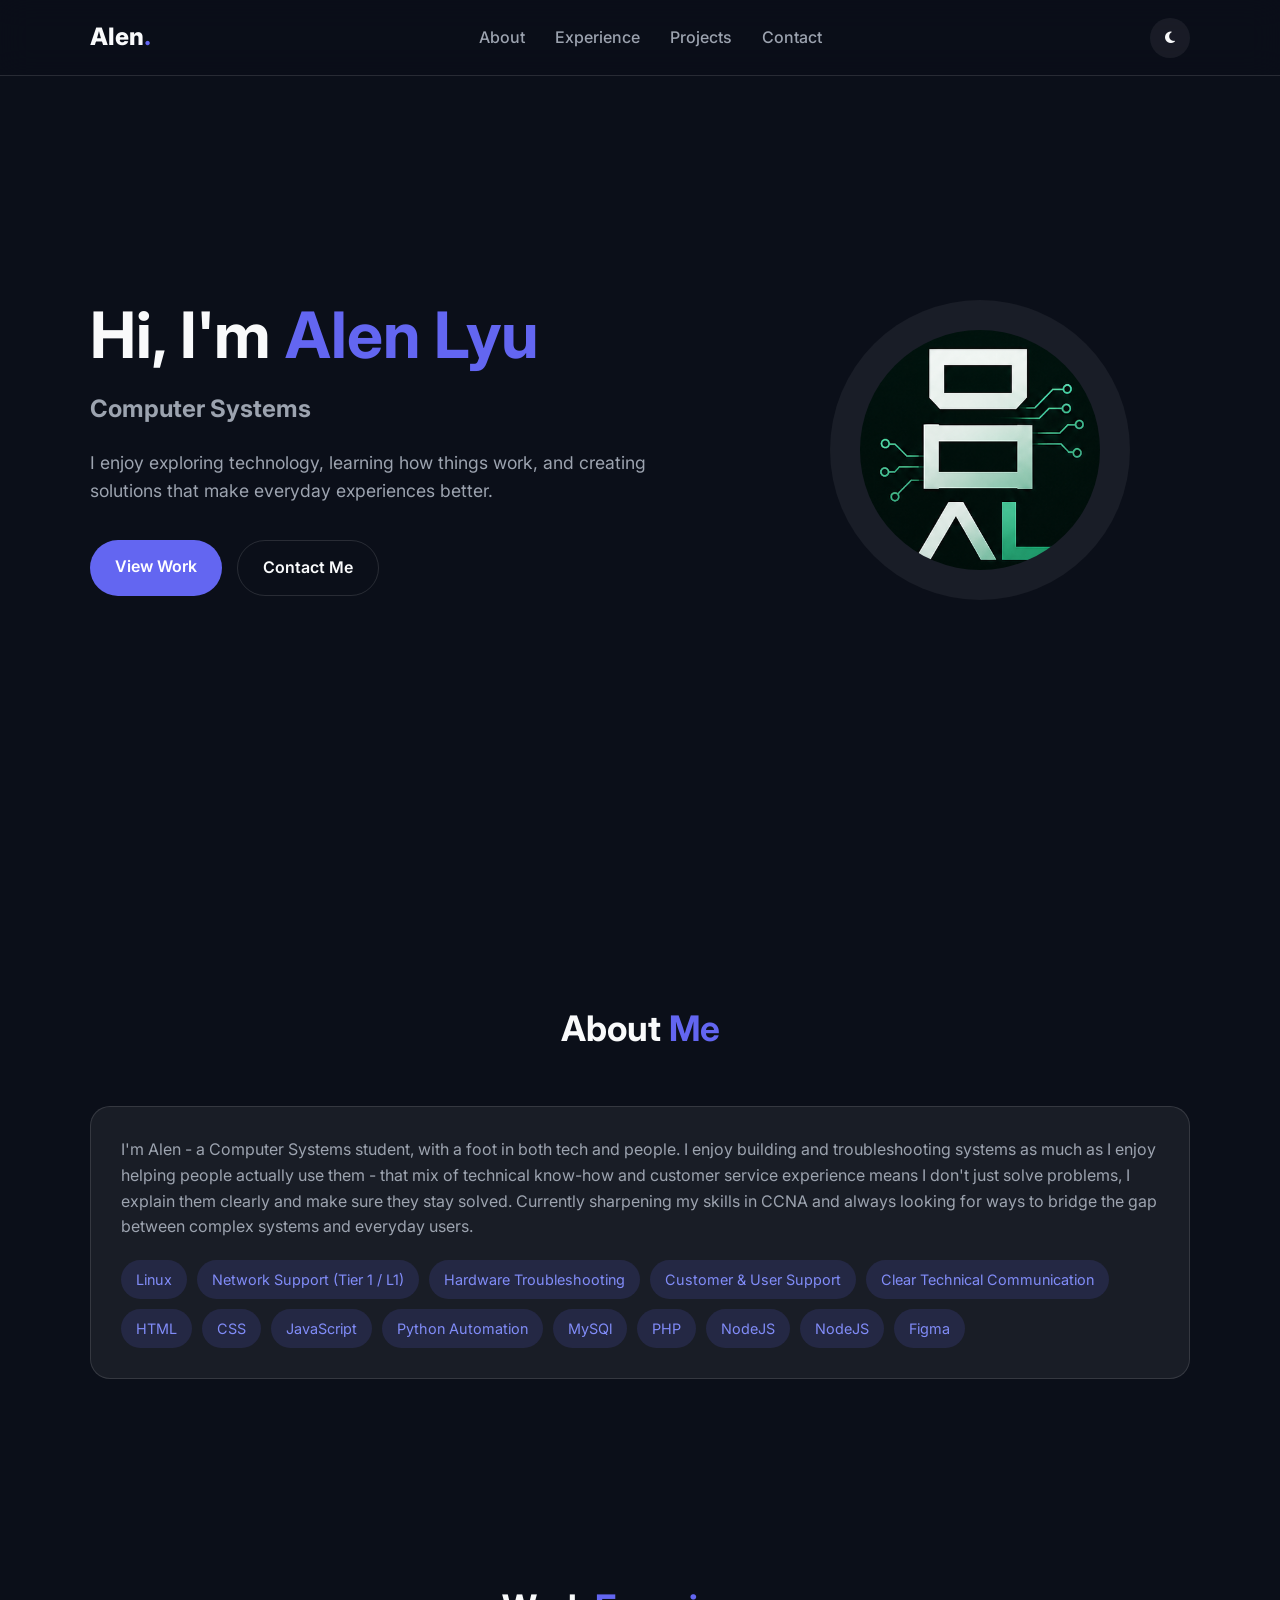
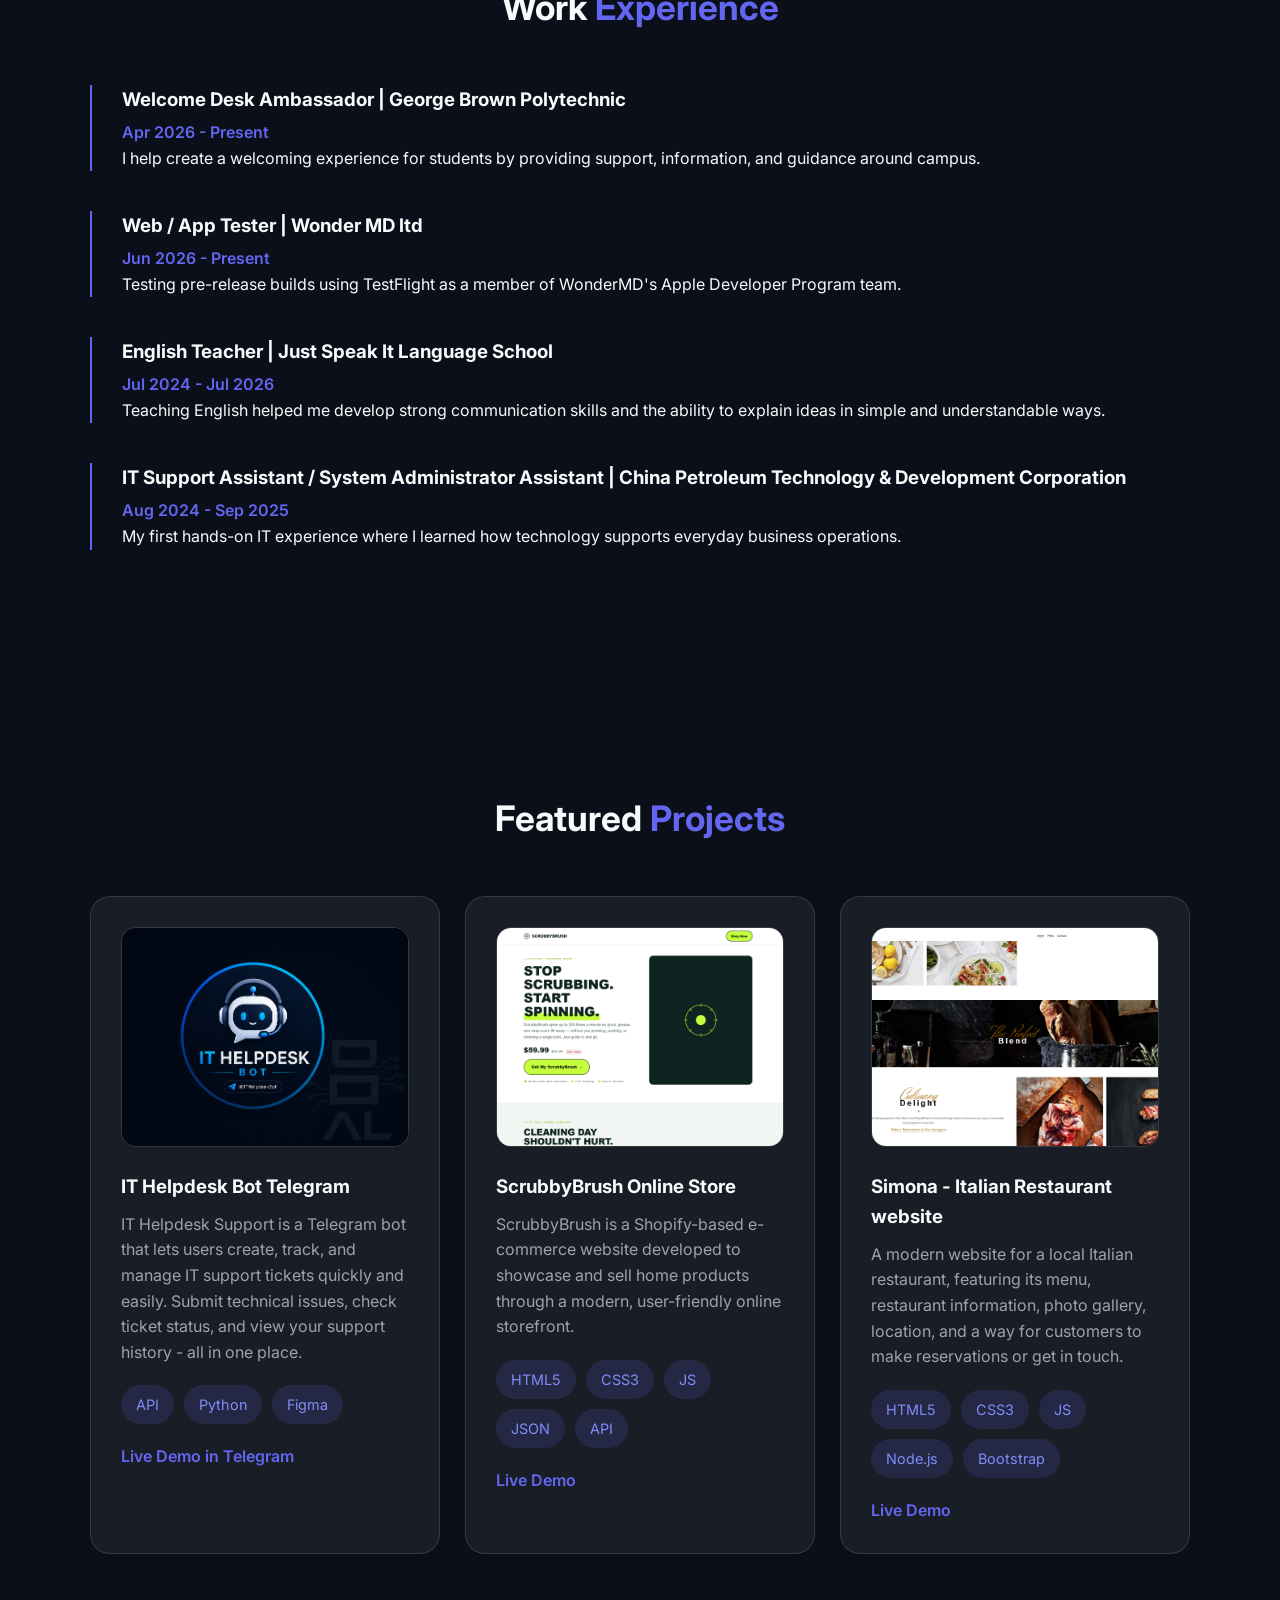
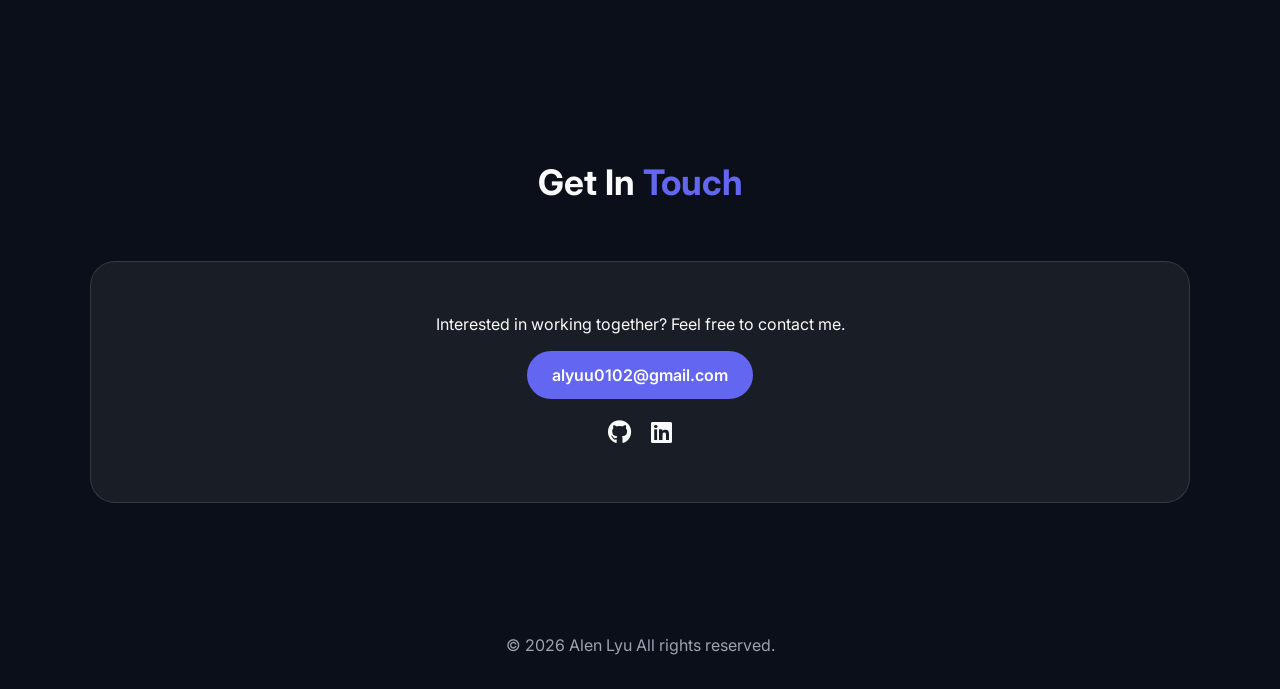
<file: index.html>
<!DOCTYPE html>
<html lang="en">
<head>
    <script
        src="https://alen-project-analytics.onrender.com/static/tracker.js"
        data-project="portfolio"
        data-endpoint="https://alen-project-analytics.onrender.com/log">
    </script>
    <meta charset="UTF-8">
    <meta name="viewport" content="width=device-width, initial-scale=1.0">
    <title>Alen Lyu | Computer Systems</title>
    <meta name="description" content="Personal portfolio of Alen Lyu, a software developer building modern web applications.">
    <link rel="preconnect" href="https://fonts.googleapis.com">
    <link rel="preconnect" href="https://fonts.gstatic.com" crossorigin>
    <link href="https://fonts.googleapis.com/css2?family=Inter:wght@400;500;600;700;800&display=swap" rel="stylesheet">
    <link rel="stylesheet" href="https://cdnjs.cloudflare.com/ajax/libs/font-awesome/6.5.2/css/all.min.css">
    <link rel="stylesheet" href="./style.css">
</head>


<body>


<header>

<div class="container nav">

<div class="logo">
Alen<span>.</span>
</div>


<nav class="nav-links">

<a href="#about">About</a>
<a href="#experience">Experience</a>
<a href="#projects">Projects</a>
<a href="#contact">Contact</a>

</nav>


<div>

<button class="theme-btn" id="themeToggle">
<i class="fa-solid fa-moon"></i>
</button>


<i class="fa-solid fa-bars menu-btn" id="menuBtn"></i>

</div>

</div>

</header>



<main>


<!-- HERO -->

<section class="hero">

<div class="container hero-grid">


<div class="hidden">

<h1>
Hi, I'm <span>Alen Lyu</span>
</h1>


<h2>
Computer Systems
</h2>


<p>
I enjoy exploring technology, 
learning how things work, and creating solutions that make everyday experiences better.
</p>


<div class="buttons">

<a class="btn primary" href="#projects">
View Work
</a>


<a class="btn secondary" href="#contact">
Contact Me
</a>

</div>


</div>



<div class="profile-card hidden">

<div class="avatar">
<img src="./img/AL_logo.png" alt="Alen Lyu Logo">
</div>

</div>



</div>

</section>

  <!-- ABOUT -->

<section id="about">

<div class="container">

<h2 class="section-title hidden">
About <span>Me</span>
</h2>


<div class="card hidden">

<p>
I'm Alen - a Computer Systems student, with a foot in both tech and people. I enjoy building and troubleshooting systems as much as I enjoy helping people actually use them - that mix of technical know-how and customer service experience means I don't just solve problems, I explain them clearly and make sure they stay solved. Currently sharpening my skills in CCNA and always looking for ways to bridge the gap between complex systems and everyday users.
</p>


<div class="skills">

<span class="skill">Linux</span>
<span class="skill">Network Support (Tier 1 / L1)</span>
<span class="skill">Hardware Troubleshooting</span>
<span class="skill">Customer & User Support</span>
<span class="skill">Clear Technical Communication</span>
<span class="skill">HTML</span>
<span class="skill">CSS</span>
<span class="skill">JavaScript</span>
<span class="skill">Python Automation</span>
<span class="skill">MySQl</span>
<span class="skill">PHP</span>
<span class="skill">NodeJS</span>
<span class="skill">NodeJS</span>
<span class="skill">Figma</span>

</div>


</div>

</div>

</section>




<!-- EXPERIENCE --> 
<section id="experience"> 
    <div class="container"> 
        <h2 class="section-title hidden"> Work <span>Experience</span> </h2> 

        <div class="timeline"> 
            <div class="timeline-item hidden"> 
                <h3> Welcome Desk Ambassador | George Brown Polytechnic </h3> 
                <div class="date"> Apr 2026 - Present </div> 
                <p> I help create a welcoming experience for students by providing support, information, and guidance around campus. </p> 
            </div> 
        </div> 
        
        <div class="timeline"> 
            <div class="timeline-item hidden"> 
                <h3> Web / App Tester | Wonder MD ltd </h3> 
                <div class="date"> Jun 2026 - Present </div> 
                <p> Testing pre-release builds using TestFlight as a member of WonderMD's Apple Developer Program team. </p> 
            </div> 
        </div> 
        
        <div class="timeline"> 
            <div class="timeline-item hidden"> 
                <h3> English Teacher | Just Speak It Language School </h3> 
                <div class="date"> Jul 2024 - Jul 2026 </div> 
                <p> Teaching English helped me develop strong communication skills and the ability to explain ideas in simple and understandable ways. </p> 
            </div> 
        </div> 
        
        <div class="timeline"> 
            <div class="timeline-item hidden"> 
                <h3> IT Support Assistant / System Administrator Assistant | China Petroleum Technology & Development Corporation </h3> 
                <div class="date"> Aug 2024 - Sep 2025 </div> 
                <p> My first hands-on IT experience where I learned how technology supports everyday business operations. </p> 
            </div> 
        </div> 
    </div>
</section>






<!-- PROJECTS -->

<section id="projects">

<div class="container">


<h2 class="section-title hidden">
Featured <span>Projects</span>
</h2>



<div class="card-grid">


<!-- First Card -->
<div class="card hidden">
    <img 
    src="./img/IThelpdesk.png"
    alt="IT Helpdesk Bot Telegram"
    class="project-image">
    <h3>
    IT Helpdesk Bot Telegram
    </h3>
    <p>
    IT Helpdesk Support is a Telegram bot that lets users create, track, and manage IT support tickets quickly and easily. Submit technical issues, 
    check ticket status, and view your support history - all in one place.
    </p>
    <div class="skills">
        <span class="skill">
        API
        </span>
        <span class="skill">
        Python
        </span>
        <span class="skill">
        Figma
        </span>
    </div>
    <div class="project-links">
        <a href="https://t.me/ithelpdesksupBot" target="_blank">
        Live Demo in Telegram
        </a>
    </div>
</div>


<!-- Second Card -->
<div class="card hidden">
    <img 
    src="./img/scrubbybrush.png"
    alt="ScrubbyBrush Online Store"
    class="project-image">
    <h3>
        ScrubbyBrush Online Store
    </h3>
    <p>
        ScrubbyBrush is a Shopify-based e-commerce website developed to 
        showcase and sell home products through a modern, user-friendly 
        online storefront. 
    </p>
    <div class="skills">
        <span class="skill">
        HTML5
        </span>
        <span class="skill">
        CSS3
        </span>
        <span class="skill">
        JS
        </span>
        <span class="skill">
        JSON
        </span>
        <span class="skill">
        API
        </span>
    </div>
    <div class="project-links">
        <a href="https://scrubbybrush-store.myshopify.com/" target="_blank">
        Live Demo
        </a>
    </div>
</div>


<!-- Third Card -->
<div class="card hidden">
    <img 
    src="./img/simona.png"
    alt="Simona Italian Restaurant"
    class="project-image">
    <h3>
        Simona - Italian Restaurant website
    </h3>
    <p>
        A modern website for a local Italian restaurant, featuring its menu, restaurant information, photo gallery, location, and a way for customers to make reservations or get in touch.
    </p>
    <div class="skills">
        <span class="skill">
        HTML5
        </span>
        <span class="skill">
        CSS3
        </span>
        <span class="skill">
        JS
        </span>
        <span class="skill">
        Node.js
        </span>
        <span class="skill">
        Bootstrap
        </span>
    </div>
    <div class="project-links">
        <a href="https://alenlyu.github.io/simona/" target="_blank">
        Live Demo
        </a>
    </div>
</div>
    
    
</div>
</div>
</section>







<!-- CONTACT -->


<section id="contact">


<div class="container">


<h2 class="section-title hidden">

Get In <span>Touch</span>

</h2>



<div class="contact-box hidden">


<p>
Interested in working together?
Feel free to contact me.
</p>


<br>


<a class="btn primary"
href="mailto:alyuu0102@gmail.com">

alyuu0102@gmail.com

</a>



<div class="socials">


<a href="https://github.com/alenlyu" aria-label="Github">
<i class="fa-brands fa-github"></i>
</a>


<a href="https://www.linkedin.com/in/alen-lyu-tech/" aria-label="LinkedIn">
<i class="fa-brands fa-linkedin"></i>
</a>


</div>


</div>


</div>


</section>



</main>





<footer>

© 2026 Alen Lyu All rights reserved.

</footer>




<script>


/*
==================================================
THEME SWITCHER
==================================================
*/


const themeButton =
document.getElementById("themeToggle");


themeButton.addEventListener(
"click",
()=>{

document.body.classList.toggle("light");


const icon =
themeButton.querySelector("i");


if(document.body.classList.contains("light")){

icon.className="fa-solid fa-sun";

}

else{

icon.className="fa-solid fa-moon";

}


});





/*
==================================================
MOBILE MENU
==================================================
*/


const menuBtn =
document.getElementById("menuBtn");


const navLinks =
document.querySelector(".nav-links");



menuBtn.addEventListener(
"click",
()=>{

navLinks.classList.toggle("active");

});





/*
==================================================
SCROLL ANIMATIONS
Intersection Observer
==================================================
*/


const observer =
new IntersectionObserver(
(entries)=>{


entries.forEach(entry=>{


if(entry.isIntersecting){

entry.target.classList.add("show");

}


});


},
{
threshold:.15
}
);



document
.querySelectorAll(".hidden")
.forEach(
(el)=>observer.observe(el)
);



</script>


</body>
</html>
</file>
<file: style.css>
:root {
    --bg-primary: #0b0f19;
    --bg-secondary: #111827;
    --card-bg: rgba(255,255,255,0.06);

    --text-primary: #f9fafb;
    --text-secondary: #9ca3af;

    --accent: #6366f1;
    --accent-hover: #818cf8;

    --border: rgba(255,255,255,0.12);

    --shadow:
    0 20px 40px rgba(0,0,0,.25);

    --transition: .3s ease;
}


.light {
    --bg-primary:#f8fafc;
    --bg-secondary:#ffffff;

    --card-bg:#ffffff;

    --text-primary:#111827;
    --text-secondary:#4b5563;

    --border:rgba(0,0,0,.1);

    --shadow:
    0 20px 40px rgba(0,0,0,.08);
}


* {
    margin:0;
    padding:0;
    box-sizing:border-box;
    scroll-behavior:smooth;
}


body {
    font-family:"Inter",sans-serif;
    background:var(--bg-primary);
    color:var(--text-primary);
    transition:background var(--transition),color var(--transition);
    line-height:1.6;
}


a {
    color:inherit;
    text-decoration:none;
}


.container {
    width:min(1100px,90%);
    margin:auto;
}


section {
    padding:100px 0;
}

.project-image {
    width: 100%;
    height: 220px;
    object-fit: cover;
    display: block;
    border-radius: 15px;
    margin-bottom: 25px;
    border: 1px solid var(--border);
    transition: .3s ease;
}

.card:hover .project-image {
    transform: scale(1.02);
}
.section-title {
    font-size:2.2rem;
    margin-bottom:50px;
    text-align:center;
}


.section-title span {
    color:var(--accent);
}


/* ================= HEADER ================= */


header {

    position:fixed;
    top:0;
    width:100%;
    z-index:1000;

    backdrop-filter:blur(15px);

    background:
    rgba(11,15,25,.65);

    border-bottom:1px solid var(--border);

}


.light header {
    background:
    rgba(255,255,255,.7);
}


.nav {

    height:75px;

    display:flex;
    justify-content:space-between;
    align-items:center;

}


.logo {

    font-size:1.5rem;
    font-weight:800;

}


.logo span {
    color:var(--accent);
}


.nav-links {

    display:flex;
    gap:30px;
}


.nav-links a {

    color:var(--text-secondary);
    font-weight:500;

}


.nav-links a:hover {

    color:var(--accent);

}


.theme-btn {

    cursor:pointer;

    border:none;

    background:var(--card-bg);

    color:var(--text-primary);

    width:40px;
    height:40px;

    border-radius:50%;

}


/* MOBILE MENU */

.menu-btn {

    display:none;

    font-size:1.4rem;

    cursor:pointer;

}


/* ================= HERO ================= */


.hero {

    min-height:100vh;

    display:flex;

    align-items:center;

}


.hero-grid {

    display:grid;

    grid-template-columns:
    1.2fr .8fr;

    gap:50px;

}


.hero h1 {

    font-size:
    clamp(2.5rem,5vw,4.5rem);

    line-height:1.1;

}


.hero h1 span {

    color:var(--accent);

}


.hero h2 {

    margin:20px 0;

    font-size:1.5rem;

    color:var(--text-secondary);

}


.hero p {

    max-width:600px;

    color:var(--text-secondary);

    font-size:1.1rem;

}



.buttons {

    display:flex;

    gap:15px;

    margin-top:35px;

}


.btn {

    padding:14px 25px;

    border-radius:50px;

    font-weight:600;

    transition:.3s;

}


.primary {

    background:var(--accent);

    color:white;

}


.primary:hover {

    background:var(--accent-hover);

    transform:translateY(-3px);

}


.secondary {

    border:1px solid var(--border);

}


.secondary:hover {

    transform:translateY(-3px);

}


/* PROFILE CARD */


.profile-card {

    margin:auto;

}


.avatar {

    width:300px;

    height:300px;

    border-radius:50%;

    margin:auto;

    background:var(--card-bg);

    display:flex;

    align-items:center;

    justify-content:center;

    font-size:4rem;

    font-weight:800;

    overflow:hidden;

}

.avatar img {

    width:80%;

    height:80%;

    border-radius:50%;

    object-fit:cover;

}


/* ================= CARDS ================= */


.card-grid {

    display:grid;

    grid-template-columns:
    repeat(auto-fit,minmax(280px,1fr));

    gap:25px;

}



.card {

    background:var(--card-bg);

    border:1px solid var(--border);

    border-radius:20px;

    padding:30px;

    transition:.3s;

}



.card:hover {

    transform:translateY(-8px);

    box-shadow:var(--shadow);

}


.card h3 {

    margin-bottom:10px;

}


.card p {

    color:var(--text-secondary);

}


/* SKILLS */


.skills {

    display:flex;

    flex-wrap:wrap;

    gap:10px;

    margin-top:20px;

}


.skill {

    padding:8px 15px;

    border-radius:50px;

    background:
    rgba(99,102,241,.15);

    color:var(--accent-hover);

    font-size:.9rem;

}



/* EXPERIENCE */


.timeline {

    border-left:2px solid var(--accent);

    padding-left:30px;

}


.timeline-item {

    margin-bottom:40px;

}


.timeline-item h3 {

    margin-bottom:5px;

}


.date {

    color:var(--accent);

    font-weight:600;

}


/* PROJECTS */


.project-links {

    margin-top:20px;

    display:flex;

    gap:15px;

}


.project-links a {

    color:var(--accent);

    font-weight:600;

}


/* CONTACT */


.contact-box {

    text-align:center;

    background:var(--card-bg);

    border:1px solid var(--border);

    padding:50px;

    border-radius:25px;

}


.socials {

    margin-top:25px;

    display:flex;

    justify-content:center;

    gap:20px;

    font-size:1.5rem;

}



/* FOOTER */


footer {

    text-align:center;

    padding:30px;

    color:var(--text-secondary);

}



/* ANIMATIONS */


.hidden {

    opacity:0;

    transform:translateY(40px);

    transition:
    opacity .8s ease,
    transform .8s ease;

}


.show {

    opacity:1;

    transform:none;

}



/* RESPONSIVE */


@media(max-width:800px){


.hero-grid {

    grid-template-columns:1fr;

}


.nav-links {

    position:absolute;

    top:75px;

    left:0;

    width:100%;

    background:var(--bg-secondary);

    flex-direction:column;

    align-items:center;

    padding:30px;

    display:none;

}


.nav-links.active {

    display:flex;

}


.menu-btn {

    display:block;

}


}
</file>
